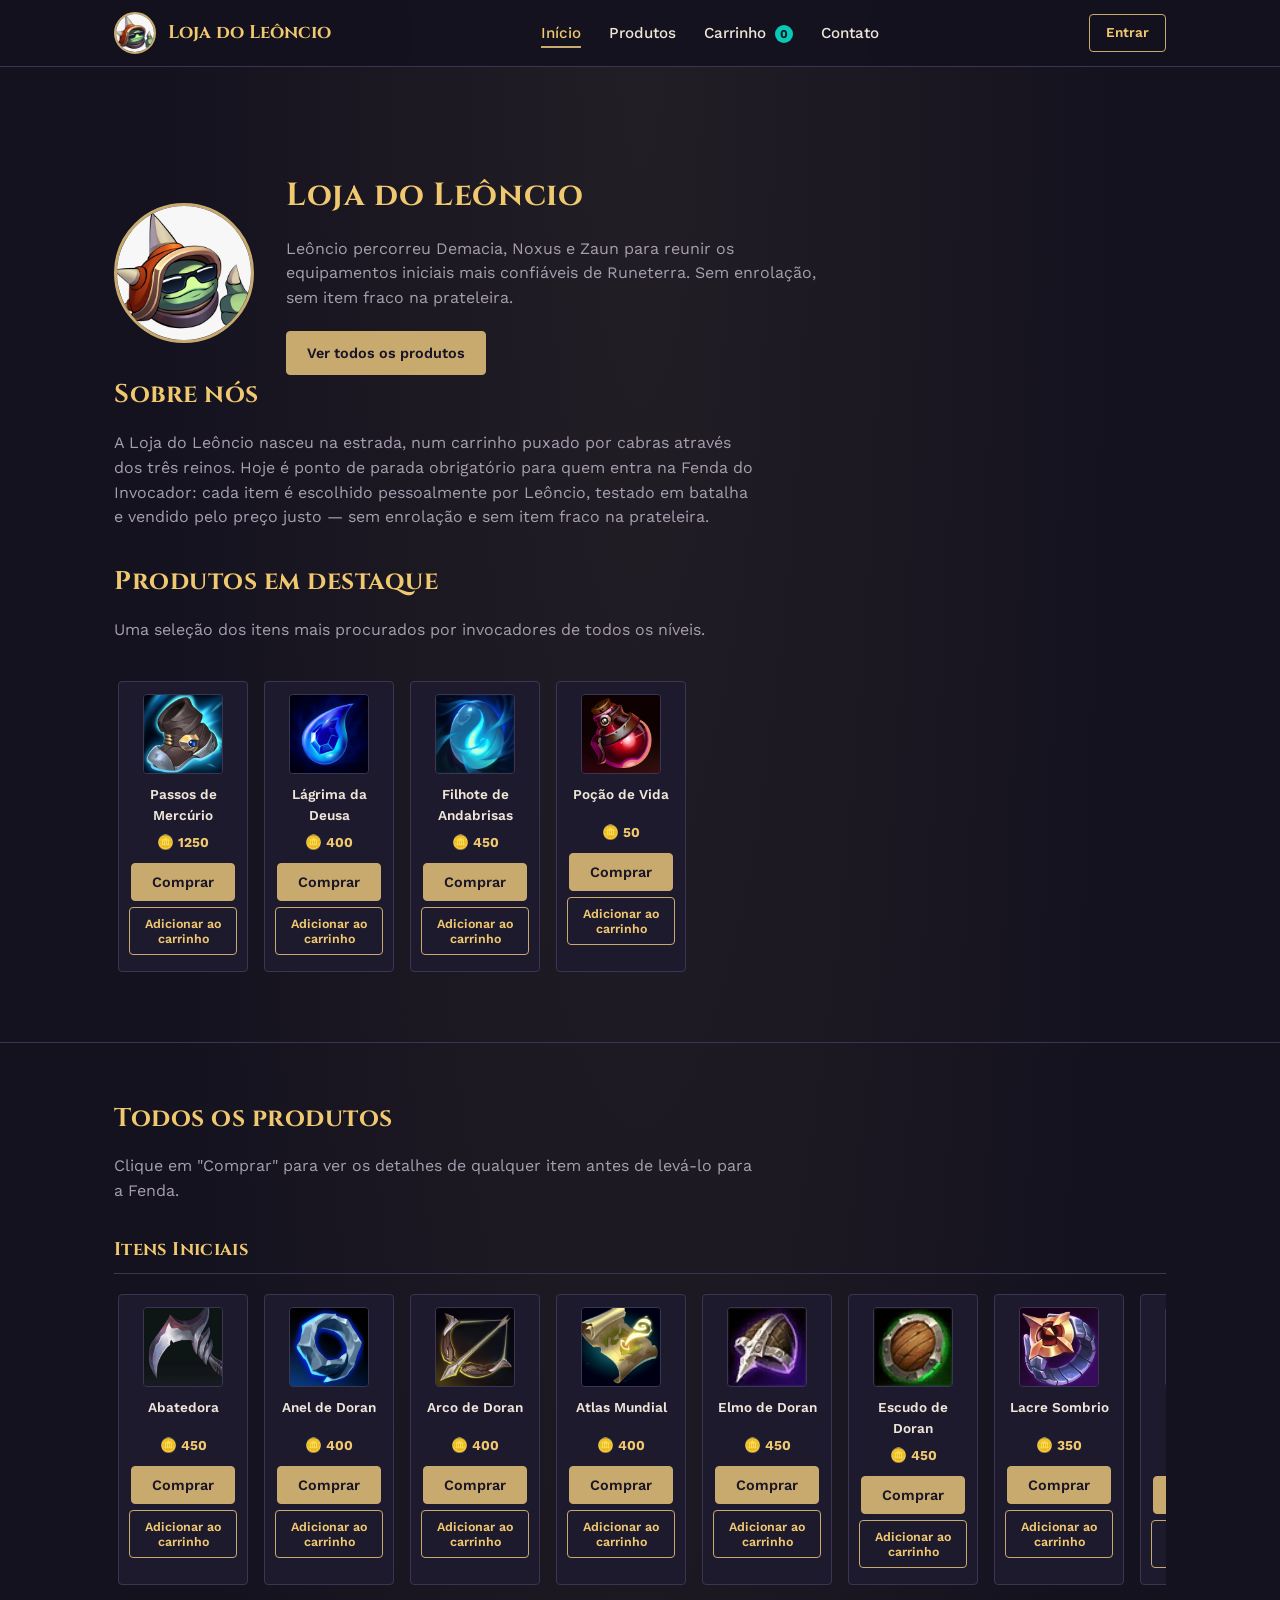
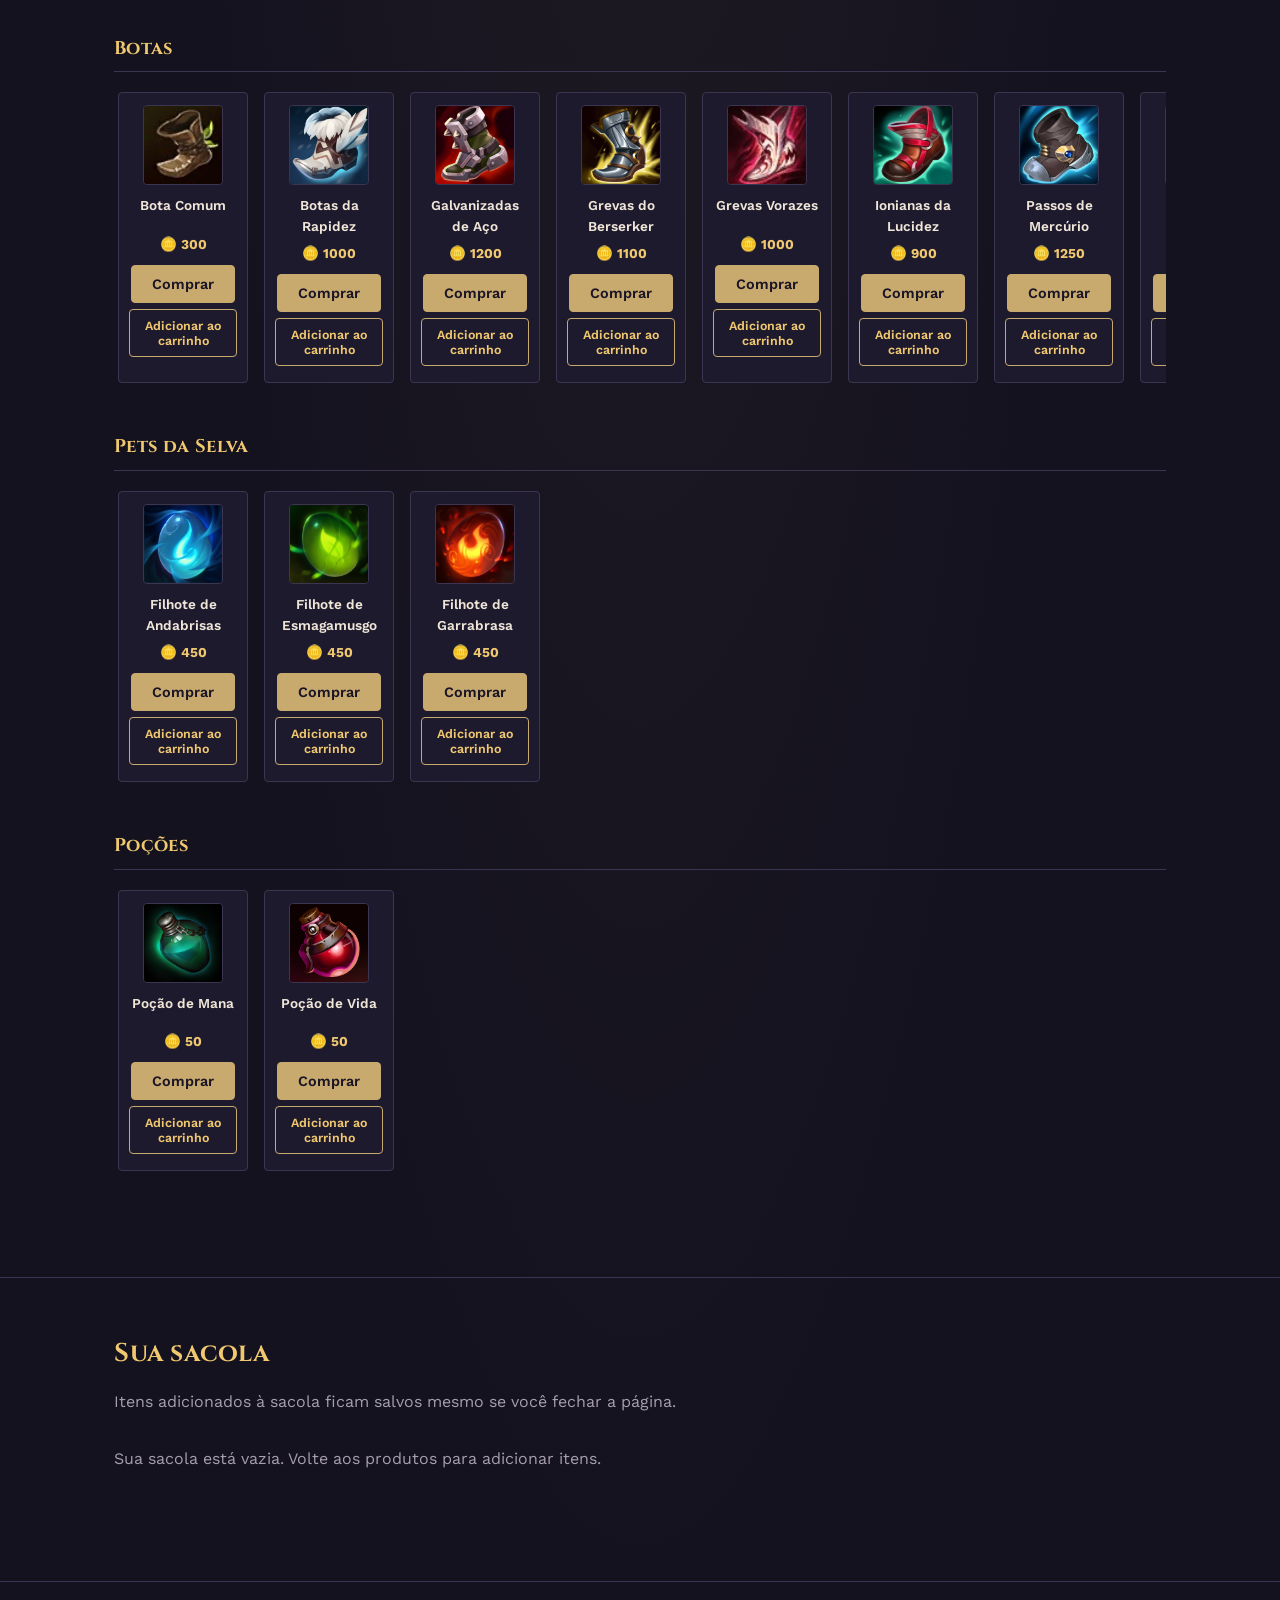
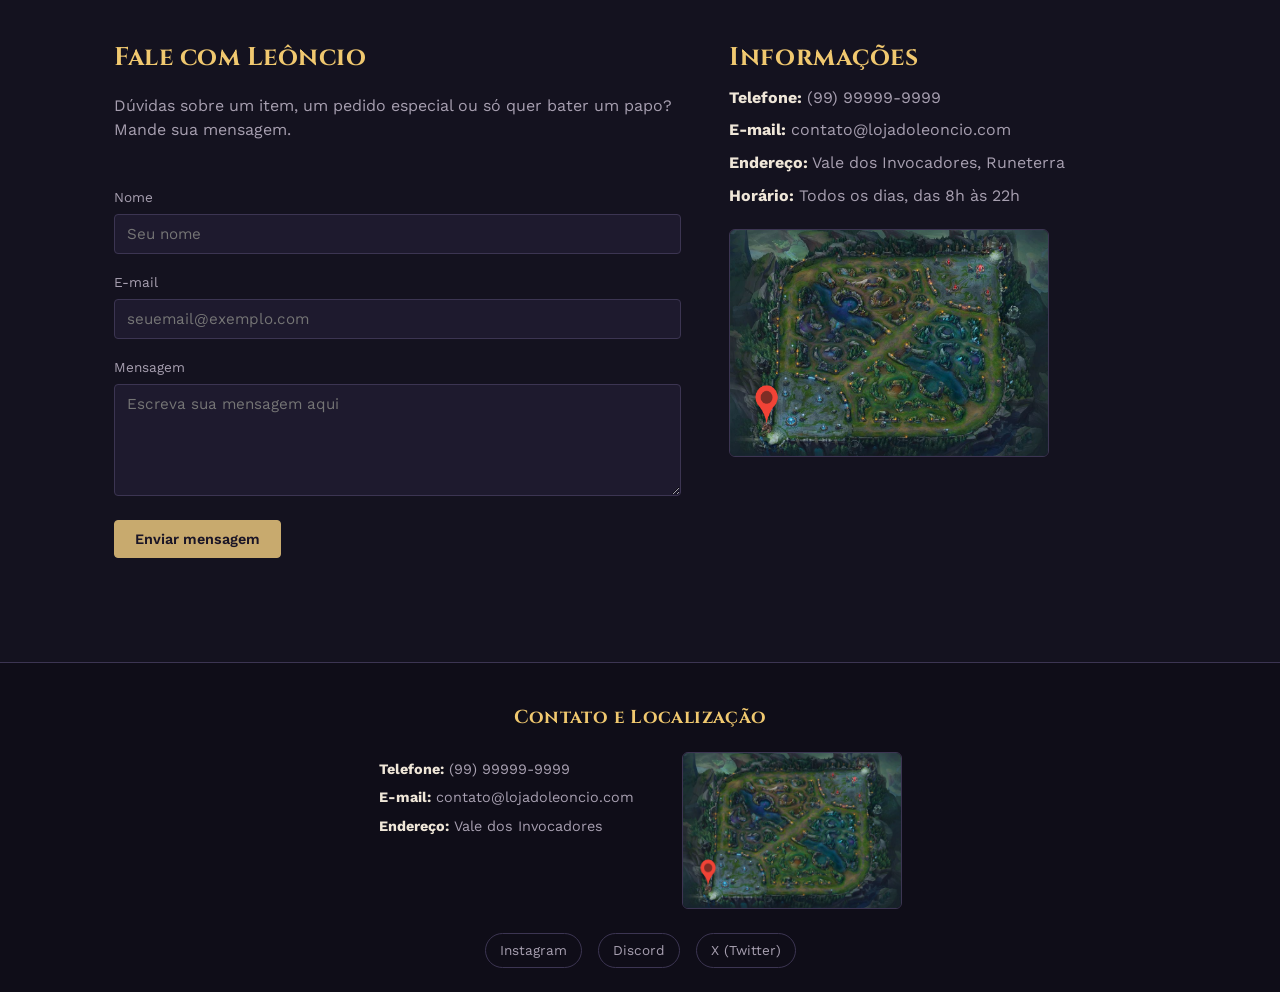
<file: index.html>
<!DOCTYPE html>
<html lang="pt-Br">
<head>
  <meta charset="UTF-8">
  <meta name="viewport" content="width=device-width, initial-scale=1.0">
  <title>Loja do Leôncio</title>
  <link rel="stylesheet" href="style.css">
</head>
<body>

  <header class="site-header">
    <div class="container">
      <a href="#inicio" class="logo-lockup">
        <img src="imgs/Loja.jpg" alt="Logotipo da Loja do Leôncio">
        <span>Loja do Leôncio</span>
      </a>
      <nav class="main-nav" id="main-nav">
        <ul>
          <li><a href="#inicio" class="ativo">Início</a></li>
          <li><a href="#produtos">Produtos</a></li>
          <li><a href="#carrinho">Carrinho <span id="carrinho-contador" class="carrinho-contador">0</span></a></li>
          <li id="item-pedidos" hidden><a href="#pedidos">Meus pedidos</a></li>
          <li><a href="#contato">Contato</a></li>
        </ul>
      </nav>
      <div class="usuario-area">
        <span class="saldo-moedas" id="saldo-moedas" hidden>🪙 0</span>
        <span class="usuario-nome" id="usuario-nome" hidden></span>
        <a href="login.html" class="btn btn-entrar" id="btn-entrar">Entrar</a>
        <button type="button" class="btn btn-sair" id="btn-sair" hidden>Sair</button>
      </div>
      <button id="menu-toggle" class="menu-toggle" aria-label="Abrir menu" aria-expanded="false" aria-controls="main-nav">☰</button>
    </div>
  </header>

  <!-- ===== Início ===== -->
  <section id="inicio">
    <div class="hero">
      <div class="container hero-conteudo">
        <img src="imgs/Loja.jpg" alt="Leôncio, dono da loja" class="imagem-destaque">
        <div>
          <h1>Loja do Leôncio</h1>
          <p>Leôncio percorreu Demacia, Noxus e Zaun para reunir os equipamentos iniciais mais confiáveis de Runeterra. Sem enrolação, sem item fraco na prateleira.</p>
          <a href="#produtos" class="btn btn-primary">Ver todos os produtos</a>
        </div>
      </div>
    </div>

    <div class="container">
      <h2 class="section-titulo">Sobre nós</h2>
      <p class="section-intro">
        A Loja do Leôncio nasceu na estrada, num carrinho puxado por cabras através dos três reinos.
        Hoje é ponto de parada obrigatório para quem entra na Fenda do Invocador: cada item é escolhido
        pessoalmente por Leôncio, testado em batalha e vendido pelo preço justo — sem enrolação e sem
        item fraco na prateleira.
      </p>

      <h2 class="section-titulo">Produtos em destaque</h2>
      <p class="section-intro">Uma seleção dos itens mais procurados por invocadores de todos os níveis.</p>
      <div class="Trilho" id="produtos-destaque">
        <div class="item" data-id="passos-de-mercurio" data-nome="Passos de Mercúrio" data-categoria="Botas" data-preco="1250" data-descricao="Forjadas em Piltover, reduzem efeitos de controle e protegem contra magia." data-disponibilidade="Em estoque" data-avaliacao="4.9" data-num-avaliacoes="123">
          <img src="imgs/Mercurio.jpeg" alt="Passos de Mercúrio">
          <h5>Passos de Mercúrio</h5>
          <p class="preco">1250</p>
          <button class="btn btn-primary btn-comprar" data-id="passos-de-mercurio">Comprar</button>
          <button class="btn btn-add-carrinho" data-id="passos-de-mercurio">Adicionar ao carrinho</button>
        </div>
        <div class="item" data-id="lagrima-da-deusa" data-nome="Lágrima da Deusa" data-categoria="Itens Iniciais" data-preco="400" data-descricao="Uma relíquia rara que converte o uso de habilidades em recurso mágico permanente." data-disponibilidade="Em estoque" data-avaliacao="4.9" data-num-avaliacoes="123">
          <img src="imgs/Lagrima.jpeg" alt="Lágrima da Deusa">
          <h5>Lágrima da Deusa</h5>
          <p class="preco">400</p>
          <button class="btn btn-primary btn-comprar" data-id="lagrima-da-deusa">Comprar</button>
          <button class="btn btn-add-carrinho" data-id="lagrima-da-deusa">Adicionar ao carrinho</button>
        </div>
        <div class="item" data-id="filhote-de-andabrisas" data-nome="Filhote de Andabrisas" data-categoria="Pets da Selva" data-preco="450" data-descricao="Um companheiro alado dócil que acompanha o invocador em suas incursões pela selva." data-disponibilidade="Estoque limitado" data-avaliacao="4.9" data-num-avaliacoes="123">
          <img src="imgs/Brisa.jpeg" alt="Filhote de Andabrisas">
          <h5>Filhote de Andabrisas</h5>
          <p class="preco">450</p>
          <button class="btn btn-primary btn-comprar" data-id="filhote-de-andabrisas">Comprar</button>
          <button class="btn btn-add-carrinho" data-id="filhote-de-andabrisas">Adicionar ao carrinho</button>
        </div>
        <div class="item" data-id="pocao-de-vida" data-nome="Poção de Vida" data-categoria="Poções" data-preco="50" data-descricao="Restaura uma quantidade de vida ao longo de alguns segundos. Nunca saia da loja sem uma." data-disponibilidade="Em estoque" data-avaliacao="4.9" data-num-avaliacoes="123">
          <img src="imgs/PotVida.webp" alt="Poção de Vida">
          <h5>Poção de Vida</h5>
          <p class="preco">50</p>
          <button class="btn btn-primary btn-comprar" data-id="pocao-de-vida">Comprar</button>
          <button class="btn btn-add-carrinho" data-id="pocao-de-vida">Adicionar ao carrinho</button>
        </div>
      </div>
    </div>
  </section>

  <!-- ===== Produtos ===== -->
  <section id="produtos">
    <div class="container">
      <h2 class="section-titulo">Todos os produtos</h2>
      <p class="section-intro">Clique em "Comprar" para ver os detalhes de qualquer item antes de levá-lo para a Fenda.</p>
      <div id="catalogo-produtos">
      <div class="catalogo-bloco">
        <h3>Itens Iniciais</h3>
        <div class="Trilho">
          <div class="item" data-id="abatedora" data-nome="Abatedora" data-categoria="Itens Iniciais" data-preco="450" data-descricao="Uma lâmina simples, mas afiada o bastante para abrir vantagem nos primeiros minutos de luta." data-disponibilidade="Em estoque" data-avaliacao="4.9" data-num-avaliacoes="123">
            <img src="imgs/Abatedora.webp" alt="Abatedora">
            <h5>Abatedora</h5>
            <p class="preco">450</p>
            <button class="btn btn-primary btn-comprar" data-id="abatedora">Comprar</button>
            <button class="btn btn-add-carrinho" data-id="abatedora">Adicionar ao carrinho</button>
          </div>
          <div class="item" data-id="anel-de-doran" data-nome="Anel de Doran" data-categoria="Itens Iniciais" data-preco="400" data-descricao="Um anel modesto que canaliza poder mágico contínuo para conjuradores em início de partida." data-disponibilidade="Em estoque" data-avaliacao="4.9" data-num-avaliacoes="123">
            <img src="imgs/Anel.jpeg" alt="Anel de Doran">
            <h5>Anel de Doran</h5>
            <p class="preco">400</p>
            <button class="btn btn-primary btn-comprar" data-id="anel-de-doran">Comprar</button>
            <button class="btn btn-add-carrinho" data-id="anel-de-doran">Adicionar ao carrinho</button>
          </div>
          <div class="item" data-id="arco-de-doran" data-nome="Arco de Doran" data-categoria="Itens Iniciais" data-preco="400" data-descricao="Reforça o ataque à distância, ideal para atiradores que buscam pressão constante na rota." data-disponibilidade="Em estoque" data-avaliacao="4.9" data-num-avaliacoes="123">
            <img src="imgs/Arco.jpeg" alt="Arco de Doran">
            <h5>Arco de Doran</h5>
            <p class="preco">400</p>
            <button class="btn btn-primary btn-comprar" data-id="arco-de-doran">Comprar</button>
            <button class="btn btn-add-carrinho" data-id="arco-de-doran">Adicionar ao carrinho</button>
          </div>
          <div class="item" data-id="atlas-mundial" data-nome="Atlas Mundial" data-categoria="Itens Iniciais" data-preco="400" data-descricao="Um mapa antigo de Runeterra que revela caminhos e recompensa exploração pela selva." data-disponibilidade="Em estoque" data-avaliacao="4.9" data-num-avaliacoes="123">
            <img src="imgs/Mapinha.jpeg" alt="Atlas Mundial">
            <h5>Atlas Mundial</h5>
            <p class="preco">400</p>
            <button class="btn btn-primary btn-comprar" data-id="atlas-mundial">Comprar</button>
            <button class="btn btn-add-carrinho" data-id="atlas-mundial">Adicionar ao carrinho</button>
          </div>
          <div class="item" data-id="elmo-de-doran" data-nome="Elmo de Doran" data-categoria="Itens Iniciais" data-preco="450" data-descricao="Proteção extra para quem pretende iniciar as lutas em vez de apenas sobreviver a elas." data-disponibilidade="Em estoque" data-avaliacao="4.9" data-num-avaliacoes="123">
            <img src="imgs/Elmo.jpeg" alt="Elmo de Doran">
            <h5>Elmo de Doran</h5>
            <p class="preco">450</p>
            <button class="btn btn-primary btn-comprar" data-id="elmo-de-doran">Comprar</button>
            <button class="btn btn-add-carrinho" data-id="elmo-de-doran">Adicionar ao carrinho</button>
          </div>
          <div class="item" data-id="escudo-de-doran" data-nome="Escudo de Doran" data-categoria="Itens Iniciais" data-preco="450" data-descricao="Um escudo robusto que regenera vida com o tempo, perfeito para rotas de troca intensa." data-disponibilidade="Em estoque" data-avaliacao="4.9" data-num-avaliacoes="123">
            <img src="imgs/Escudo.jpeg" alt="Escudo de Doran">
            <h5>Escudo de Doran</h5>
            <p class="preco">450</p>
            <button class="btn btn-primary btn-comprar" data-id="escudo-de-doran">Comprar</button>
            <button class="btn btn-add-carrinho" data-id="escudo-de-doran">Adicionar ao carrinho</button>
          </div>
          <div class="item" data-id="lacre-sombrio" data-nome="Lacre Sombrio" data-categoria="Itens Iniciais" data-preco="350" data-descricao="Um artefato sombrio que se fortalece a cada abate, favorecendo jogadores agressivos." data-disponibilidade="Em estoque" data-avaliacao="4.9" data-num-avaliacoes="123">
            <img src="imgs/Lacre.jpeg" alt="Lacre Sombrio">
            <h5>Lacre Sombrio</h5>
            <p class="preco">350</p>
            <button class="btn btn-primary btn-comprar" data-id="lacre-sombrio">Comprar</button>
            <button class="btn btn-add-carrinho" data-id="lacre-sombrio">Adicionar ao carrinho</button>
          </div>
          <div class="item" data-id="lagrima-da-deusa" data-nome="Lágrima da Deusa" data-categoria="Itens Iniciais" data-preco="400" data-descricao="Uma relíquia rara que converte o uso de habilidades em recurso mágico permanente." data-disponibilidade="Em estoque" data-avaliacao="4.9" data-num-avaliacoes="123">
            <img src="imgs/Lagrima.jpeg" alt="Lágrima da Deusa">
            <h5>Lágrima da Deusa</h5>
            <p class="preco">400</p>
            <button class="btn btn-primary btn-comprar" data-id="lagrima-da-deusa">Comprar</button>
            <button class="btn btn-add-carrinho" data-id="lagrima-da-deusa">Adicionar ao carrinho</button>
          </div>
          <div class="item" data-id="lamina-de-doran" data-nome="Lâmina de Doran" data-categoria="Itens Iniciais" data-preco="450" data-descricao="Equilibra dano e resistência, a escolha clássica de duelistas de corpo a corpo." data-disponibilidade="Em estoque" data-avaliacao="4.9" data-num-avaliacoes="123">
            <img src="imgs/Lamina.webp" alt="Lâmina de Doran">
            <h5>Lâmina de Doran</h5>
            <p class="preco">450</p>
            <button class="btn btn-primary btn-comprar" data-id="lamina-de-doran">Comprar</button>
            <button class="btn btn-add-carrinho" data-id="lamina-de-doran">Adicionar ao carrinho</button>
          </div>
        </div>
      </div>
      <div class="catalogo-bloco">
        <h3>Botas</h3>
        <div class="Trilho">
          <div class="item" data-id="bota-comum" data-nome="Bota Comum" data-categoria="Botas" data-preco="300" data-descricao="O primeiro passo de qualquer jornada por Runeterra: velocidade básica de movimento." data-disponibilidade="Em estoque" data-avaliacao="4.9" data-num-avaliacoes="123">
            <img src="imgs/Bota.jpeg" alt="Bota Comum">
            <h5>Bota Comum</h5>
            <p class="preco">300</p>
            <button class="btn btn-primary btn-comprar" data-id="bota-comum">Comprar</button>
            <button class="btn btn-add-carrinho" data-id="bota-comum">Adicionar ao carrinho</button>
          </div>
          <div class="item" data-id="botas-da-rapidez" data-nome="Botas da Rapidez" data-categoria="Botas" data-preco="1000" data-descricao="Couro encantado que garante o maior bônus de velocidade entre todas as botas." data-disponibilidade="Em estoque" data-avaliacao="4.9" data-num-avaliacoes="123">
            <img src="imgs/Rapidez.jpeg" alt="Botas da Rapidez">
            <h5>Botas da Rapidez</h5>
            <p class="preco">1000</p>
            <button class="btn btn-primary btn-comprar" data-id="botas-da-rapidez">Comprar</button>
            <button class="btn btn-add-carrinho" data-id="botas-da-rapidez">Adicionar ao carrinho</button>
          </div>
          <div class="item" data-id="galvanizadas-de-aco" data-nome="Galvanizadas de Aço" data-categoria="Botas" data-preco="1200" data-descricao="Placas reforçadas que absorvem parte do dano físico recebido em combate prolongado." data-disponibilidade="Em estoque" data-avaliacao="4.9" data-num-avaliacoes="123">
            <img src="imgs/Galvanizadas.jpeg" alt="Galvanizadas de Aço">
            <h5>Galvanizadas de Aço</h5>
            <p class="preco">1200</p>
            <button class="btn btn-primary btn-comprar" data-id="galvanizadas-de-aco">Comprar</button>
            <button class="btn btn-add-carrinho" data-id="galvanizadas-de-aco">Adicionar ao carrinho</button>
          </div>
          <div class="item" data-id="grevas-do-berserker" data-nome="Grevas do Berserker" data-categoria="Botas" data-preco="1100" data-descricao="Acelera o ritmo dos ataques, favorito de quem vive do dano físico contínuo." data-disponibilidade="Em estoque" data-avaliacao="4.9" data-num-avaliacoes="123">
            <img src="imgs/Berserker.jpeg" alt="Grevas do Berserker">
            <h5>Grevas do Berserker</h5>
            <p class="preco">1100</p>
            <button class="btn btn-primary btn-comprar" data-id="grevas-do-berserker">Comprar</button>
            <button class="btn btn-add-carrinho" data-id="grevas-do-berserker">Adicionar ao carrinho</button>
          </div>
          <div class="item" data-id="grevas-vorazes" data-nome="Grevas Vorazes" data-categoria="Botas" data-preco="1000" data-descricao="Um upgrade simples e direto que recompensa o abate de monstros e inimigos." data-disponibilidade="Em estoque" data-avaliacao="4.9" data-num-avaliacoes="123">
            <img src="imgs/Vorazes.jpeg" alt="Grevas Vorazes">
            <h5>Grevas Vorazes</h5>
            <p class="preco">1000</p>
            <button class="btn btn-primary btn-comprar" data-id="grevas-vorazes">Comprar</button>
            <button class="btn btn-add-carrinho" data-id="grevas-vorazes">Adicionar ao carrinho</button>
          </div>
          <div class="item" data-id="ionianas-da-lucidez" data-nome="Ionianas da Lucidez" data-categoria="Botas" data-preco="900" data-descricao="Reduz o tempo de espera das habilidades, essencial para conjuradores versáteis." data-disponibilidade="Em estoque" data-avaliacao="4.9" data-num-avaliacoes="123">
            <img src="imgs/Ionianas.jpeg" alt="Ionianas da Lucidez">
            <h5>Ionianas da Lucidez</h5>
            <p class="preco">900</p>
            <button class="btn btn-primary btn-comprar" data-id="ionianas-da-lucidez">Comprar</button>
            <button class="btn btn-add-carrinho" data-id="ionianas-da-lucidez">Adicionar ao carrinho</button>
          </div>
          <div class="item" data-id="passos-de-mercurio" data-nome="Passos de Mercúrio" data-categoria="Botas" data-preco="1250" data-descricao="Forjadas em Piltover, reduzem efeitos de controle e protegem contra magia." data-disponibilidade="Em estoque" data-avaliacao="4.9" data-num-avaliacoes="123">
            <img src="imgs/Mercurio.jpeg" alt="Passos de Mercúrio">
            <h5>Passos de Mercúrio</h5>
            <p class="preco">1250</p>
            <button class="btn btn-primary btn-comprar" data-id="passos-de-mercurio">Comprar</button>
            <button class="btn btn-add-carrinho" data-id="passos-de-mercurio">Adicionar ao carrinho</button>
          </div>
          <div class="item" data-id="sapatos-do-feiticeiro" data-nome="Sapatos do Feiticeiro" data-categoria="Botas" data-preco="1100" data-descricao="Costurados com fios arcanos que ampliam o poder de qualquer magia lançada." data-disponibilidade="Em estoque" data-avaliacao="4.9" data-num-avaliacoes="123">
            <img src="imgs/Feiticeiro.jpeg" alt="Sapatos do Feiticeiro">
            <h5>Sapatos do Feiticeiro</h5>
            <p class="preco">1100</p>
            <button class="btn btn-primary btn-comprar" data-id="sapatos-do-feiticeiro">Comprar</button>
            <button class="btn btn-add-carrinho" data-id="sapatos-do-feiticeiro">Adicionar ao carrinho</button>
          </div>
        </div>
      </div>
      <div class="catalogo-bloco">
        <h3>Pets da Selva</h3>
        <div class="Trilho">
          <div class="item" data-id="filhote-de-andabrisas" data-nome="Filhote de Andabrisas" data-categoria="Pets da Selva" data-preco="450" data-descricao="Um companheiro alado dócil que acompanha o invocador em suas incursões pela selva." data-disponibilidade="Estoque limitado" data-avaliacao="4.9" data-num-avaliacoes="123">
            <img src="imgs/Brisa.jpeg" alt="Filhote de Andabrisas">
            <h5>Filhote de Andabrisas</h5>
            <p class="preco">450</p>
            <button class="btn btn-primary btn-comprar" data-id="filhote-de-andabrisas">Comprar</button>
            <button class="btn btn-add-carrinho" data-id="filhote-de-andabrisas">Adicionar ao carrinho</button>
          </div>
          <div class="item" data-id="filhote-de-esmagamusgo" data-nome="Filhote de Esmagamusgo" data-categoria="Pets da Selva" data-preco="450" data-descricao="Pequeno e resistente, gosta de esmagar tudo o que encontra pelo caminho." data-disponibilidade="Estoque limitado" data-avaliacao="4.9" data-num-avaliacoes="123">
            <img src="imgs/Musgo.jpeg" alt="Filhote de Esmagamusgo">
            <h5>Filhote de Esmagamusgo</h5>
            <p class="preco">450</p>
            <button class="btn btn-primary btn-comprar" data-id="filhote-de-esmagamusgo">Comprar</button>
            <button class="btn btn-add-carrinho" data-id="filhote-de-esmagamusgo">Adicionar ao carrinho</button>
          </div>
          <div class="item" data-id="filhote-de-garrabrasa" data-nome="Filhote de Garrabrasa" data-categoria="Pets da Selva" data-preco="450" data-descricao="Aquecido por brasas internas, ilumina o caminho nos cantos mais escuros da selva." data-disponibilidade="Estoque limitado" data-avaliacao="4.9" data-num-avaliacoes="123">
            <img src="imgs/Brasa.jpeg" alt="Filhote de Garrabrasa">
            <h5>Filhote de Garrabrasa</h5>
            <p class="preco">450</p>
            <button class="btn btn-primary btn-comprar" data-id="filhote-de-garrabrasa">Comprar</button>
            <button class="btn btn-add-carrinho" data-id="filhote-de-garrabrasa">Adicionar ao carrinho</button>
          </div>
        </div>
      </div>
      <div class="catalogo-bloco">
        <h3>Poções</h3>
        <div class="Trilho">
          <div class="item" data-id="pocao-de-mana" data-nome="Poção de Mana" data-categoria="Poções" data-preco="50" data-descricao="Restaura uma quantidade de mana ao longo de alguns segundos. Item básico de sobrevivência." data-disponibilidade="Em estoque" data-avaliacao="4.9" data-num-avaliacoes="123">
            <img src="imgs/PotMana.webp" alt="Poção de Mana">
            <h5>Poção de Mana</h5>
            <p class="preco">50</p>
            <button class="btn btn-primary btn-comprar" data-id="pocao-de-mana">Comprar</button>
            <button class="btn btn-add-carrinho" data-id="pocao-de-mana">Adicionar ao carrinho</button>
          </div>
          <div class="item" data-id="pocao-de-vida" data-nome="Poção de Vida" data-categoria="Poções" data-preco="50" data-descricao="Restaura uma quantidade de vida ao longo de alguns segundos. Nunca saia da loja sem uma." data-disponibilidade="Em estoque" data-avaliacao="4.9" data-num-avaliacoes="123">
            <img src="imgs/PotVida.webp" alt="Poção de Vida">
            <h5>Poção de Vida</h5>
            <p class="preco">50</p>
            <button class="btn btn-primary btn-comprar" data-id="pocao-de-vida">Comprar</button>
            <button class="btn btn-add-carrinho" data-id="pocao-de-vida">Adicionar ao carrinho</button>
          </div>
        </div>
      </div>
      </div>
    </div>
  </section>

  <!-- ===== Detalhes do produto (painel que abre ao clicar em Comprar) ===== -->
  <section id="detalhes">
    <div class="container">
      <a href="#produtos" class="voltar-link">&larr; Voltar aos produtos</a>
      <div class="detalhes-produto" id="detalhes-produto">
        <!-- Preenchido dinamicamente pelo script.js -->
      </div>
    </div>
  </section>

  <!-- ===== Carrinho ===== -->
  <section id="carrinho">
    <div class="container">
      <h2 class="section-titulo">Sua sacola</h2>
      <p class="section-intro">Itens adicionados à sacola ficam salvos mesmo se você fechar a página.</p>
      <div id="carrinho-lista"></div>
      <p class="carrinho-total" id="carrinho-total"></p>
      <button type="button" class="btn btn-primary" id="btn-pagar" hidden>Pagar com moedas</button>
      <p class="status-pagamento" id="status-pagamento" role="status"></p>
    </div>
  </section>

  <!-- ===== Meus pedidos (só aparece para quem está logado) ===== -->
  <section id="pedidos" hidden>
    <div class="container">
      <h2 class="section-titulo">Meus pedidos</h2>
      <p class="section-intro">Histórico das suas compras, guardado na sua conta.</p>
      <div id="pedidos-lista"></div>
    </div>
  </section>

  <!-- ===== Contato ===== -->
  <section id="contato">
    <div class="container contato-grid">
      <div class="contato-formulario">
        <h2 class="section-titulo">Fale com Leôncio</h2>
        <p class="section-intro">Dúvidas sobre um item, um pedido especial ou só quer bater um papo? Mande sua mensagem.</p>

        <form id="form-contato" novalidate>
          <label for="nome">Nome</label>
          <input type="text" id="nome" name="nome" placeholder="Seu nome">

          <label for="email">E-mail</label>
          <input type="email" id="email" name="email" placeholder="seuemail@exemplo.com">

          <label for="mensagem">Mensagem</label>
          <textarea id="mensagem" name="mensagem" rows="5" placeholder="Escreva sua mensagem aqui"></textarea>

          <button type="submit" class="btn btn-primary">Enviar mensagem</button>
          <p id="status-formulario" class="status-formulario" role="status"></p>
        </form>
      </div>

      <div class="contato-info">
        <h2 class="section-titulo">Informações</h2>
        <p><strong>Telefone:</strong> (99) 99999-9999</p>
        <p><strong>E-mail:</strong> contato@lojadoleoncio.com</p>
        <p><strong>Endereço:</strong> Vale dos Invocadores, Runeterra</p>
        <p><strong>Horário:</strong> Todos os dias, das 8h às 22h</p>
        <div class="contato-mapa">
          <img src="imgs/Mapa.png" alt="Mapa de localização da loja">
        </div>
      </div>
    </div>
  </section>

  <footer>
    <div class="container">
      <h3>Contato e Localização</h3>
      <div class="footer-conteudo">
        <div class="footer-contato">
          <p><strong>Telefone:</strong> (99) 99999-9999</p>
          <p><strong>E-mail:</strong> contato@lojadoleoncio.com</p>
          <p><strong>Endereço:</strong> Vale dos Invocadores</p>
        </div>
        <div class="footer-mapa">
          <img src="imgs/Mapa.png" alt="Mapa de localização da loja">
        </div>
      </div>
      <div class="footer-social">
        <a href="#">Instagram</a>
        <a href="#">Discord</a>
        <a href="#">X (Twitter)</a>
      </div>
    </div>
  </footer>

  <script src="api.js"></script>
  <script src="script.js"></script>
</body>
</html>
</file>
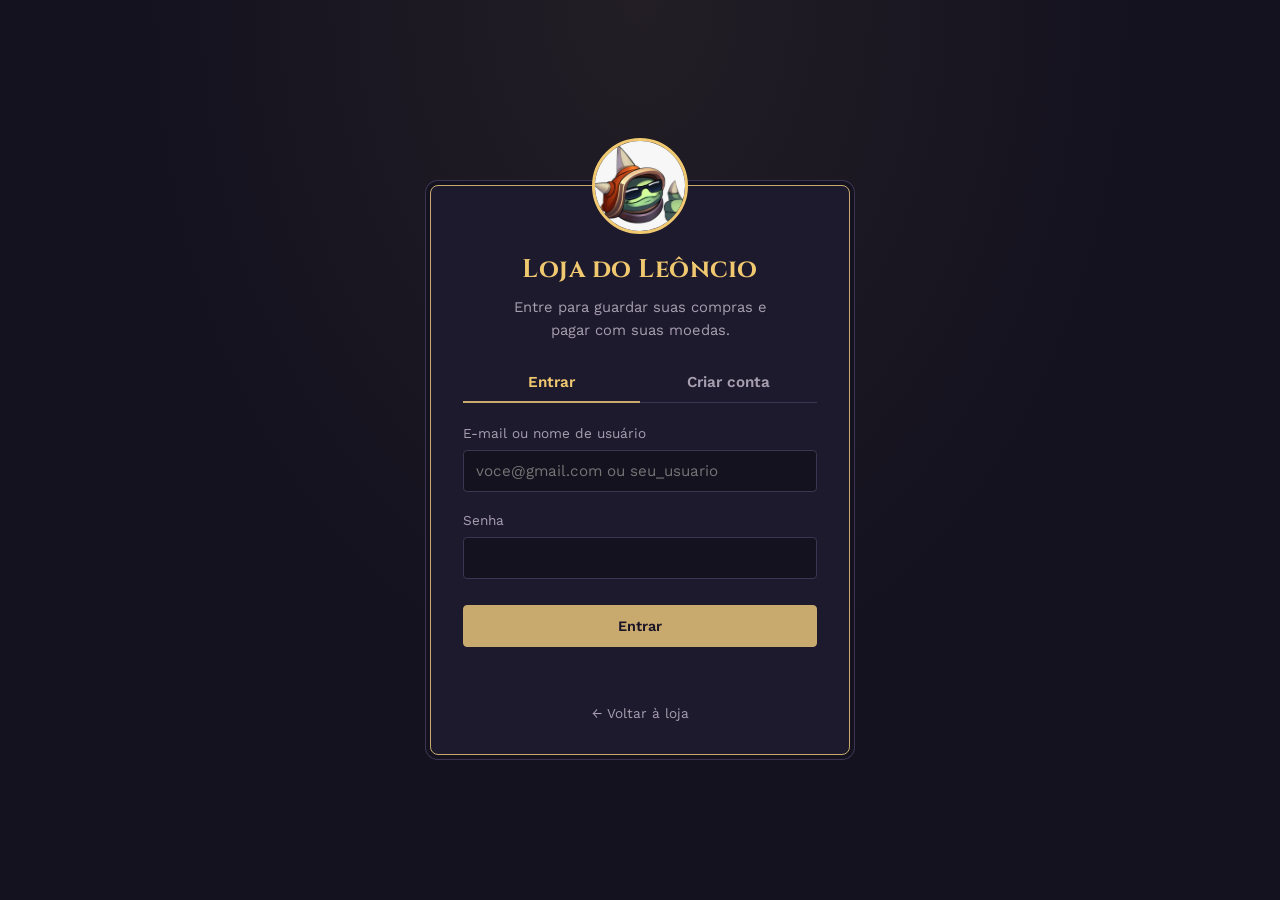
<file: login.html>
<!DOCTYPE html>
<html lang="pt-BR">
<head>
  <meta charset="UTF-8">
  <meta name="viewport" content="width=device-width, initial-scale=1.0">
  <title>Entrar — Loja do Leôncio</title>
  <link rel="stylesheet" href="style.css">
</head>
<body class="pagina-login">

  <main class="login-cartao">
    <a href="index.html" class="login-medalhao" aria-label="Voltar para a loja">
      <img src="imgs/Loja.jpg" alt="Logotipo da Loja do Leôncio">
    </a>

    <h1>Loja do Leôncio</h1>
    <p class="login-subtitulo">Entre para guardar suas compras e pagar com suas moedas.</p>

    <div class="login-abas" role="tablist">
      <button type="button" role="tab" id="aba-entrar" aria-selected="true" aria-controls="form-login">Entrar</button>
      <button type="button" role="tab" id="aba-cadastro" aria-selected="false" aria-controls="form-cadastro">Criar conta</button>
    </div>

    <!-- Entrar: e-mail OU nome de usuário -->
    <form id="form-login" class="login-form" role="tabpanel" aria-labelledby="aba-entrar" novalidate>
      <label for="login-identificador">E-mail ou nome de usuário</label>
      <input type="text" id="login-identificador" autocomplete="username" placeholder="voce@gmail.com ou seu_usuario">

      <label for="login-senha">Senha</label>
      <input type="password" id="login-senha" autocomplete="current-password">

      <button type="submit" class="btn btn-primary">Entrar</button>
    </form>

    <!-- Criar conta -->
    <form id="form-cadastro" class="login-form" role="tabpanel" aria-labelledby="aba-cadastro" hidden novalidate>
      <label for="cadastro-usuario">Nome de usuário</label>
      <input type="text" id="cadastro-usuario" autocomplete="username" maxlength="20" placeholder="3 a 20 letras, números ou _">

      <label for="cadastro-email">E-mail</label>
      <input type="email" id="cadastro-email" autocomplete="email" placeholder="voce@gmail.com">

      <label for="cadastro-senha">Senha</label>
      <input type="password" id="cadastro-senha" autocomplete="new-password" placeholder="Mínimo de 8 caracteres">

      <label for="cadastro-senha2">Repita a senha</label>
      <input type="password" id="cadastro-senha2" autocomplete="new-password">

      <button type="submit" class="btn btn-primary">Criar conta e ganhar 🪙 1300</button>
    </form>

    <p id="login-status" class="status-formulario" role="status"></p>
    <a href="index.html" class="login-voltar">&larr; Voltar à loja</a>
  </main>

  <script src="api.js"></script>
  <script src="login.js"></script>
</body>
</html>
</file>
<file: style.css>
@import url('https://fonts.googleapis.com/css2?family=Cinzel:wght@500;700&family=Work+Sans:wght@400;500;600&display=swap');

/* Tokens */
:root {
  --bg: #14121f;
  --surface: #1e1a2e;
  --border: #3c3552;
  --gold: #c8aa6e;
  --gold-bright: #f0c86f;
  --teal: #0ac8b9;
  --text: #efe6d8;
  --text-muted: #a79fb0;
  --radius: 4px;
  --max-width: 1100px;
}

* { box-sizing: border-box; }

html { scroll-behavior: smooth; }

body {
  margin: 0;
  background: var(--bg);
  background-image: radial-gradient(ellipse at top, rgba(200, 170, 110, 0.08), transparent 55%);
  color: var(--text);
  font-family: 'Work Sans', sans-serif;
  line-height: 1.55;
}

h1, h2, h3, h4 {
  font-family: 'Cinzel', serif;
  font-weight: 700;
  letter-spacing: 0.02em;
  color: var(--gold-bright);
  margin: 0 0 0.6em;
}

a { color: var(--teal); }
img { max-width: 100%; display: block; }

.container {
  max-width: var(--max-width);
  margin: 0 auto;
  padding: 0 24px;
}

/* Header Nav */
.site-header {
  position: sticky;
  top: 0;
  z-index: 50;
  background: rgba(20, 18, 31, 0.92);
  backdrop-filter: blur(6px);
  border-bottom: 1px solid var(--border);
}

.site-header .container {
  display: flex;
  align-items: center;
  justify-content: space-between;
  gap: 16px;
  padding-top: 12px;
  padding-bottom: 12px;
}

.logo-lockup {
  display: flex;
  align-items: center;
  gap: 12px;
  text-decoration: none;
}

.logo-lockup img {
  width: 42px;
  height: 42px;
  border-radius: 50%;
  border: 2px solid var(--gold);
  object-fit: cover;
}

.logo-lockup span {
  font-family: 'Cinzel', serif;
  font-weight: 700;
  font-size: 1.15rem;
  color: var(--gold-bright);
}

.main-nav ul {
  list-style: none;
  display: flex;
  gap: 28px;
  margin: 0;
  padding: 0;
}

.main-nav a {
  text-decoration: none;
  color: var(--text);
  font-weight: 500;
  font-size: 0.95rem;
  padding-bottom: 4px;
  border-bottom: 2px solid transparent;
  transition: border-color 0.2s, color 0.2s;
  cursor: pointer;
}

.main-nav a:hover,
.main-nav a.ativo {
  color: var(--gold-bright);
  border-color: var(--gold);
}

.saldo-moedas {
  background: linear-gradient(180deg, var(--gold-bright), var(--gold));
  color: #241c0d;
  font-weight: 700;
  font-size: 0.9rem;
  padding: 7px 14px;
  border-radius: 999px;
  white-space: nowrap;
}

.carrinho-contador {
  display: inline-block;
  min-width: 1.4em;
  padding: 0 5px;
  margin-left: 4px;
  border-radius: 999px;
  background: var(--teal);
  color: #0a1f1d;
  font-size: 0.75rem;
  font-weight: 700;
  text-align: center;
}

/* Menu responsivo */
.menu-toggle {
  display: none;
  background: none;
  border: 1px solid var(--border);
  border-radius: var(--radius);
  color: var(--text);
  font-size: 1.3rem;
  line-height: 1;
  padding: 6px 10px;
  cursor: pointer;
}

.menu-toggle:hover { border-color: var(--gold); color: var(--gold-bright); }

/* Buttons */
.btn {
  display: inline-block;
  font-family: 'Work Sans', sans-serif;
  font-weight: 600;
  font-size: 0.9rem;
  padding: 10px 20px;
  border-radius: var(--radius);
  border: 1px solid var(--gold);
  background: transparent;
  color: var(--gold-bright);
  text-decoration: none;
  cursor: pointer;
  transition: background 0.2s, color 0.2s;
}

.btn:hover { background: var(--gold); color: #1a1526; }

.btn-primary { background: var(--gold); color: #1a1526; }
.btn-primary:hover { background: var(--gold-bright); }

/* Sections */
section {
  padding: 56px 0;
  border-bottom: 1px solid var(--border);
  scroll-margin-top: 80px;
}

section:last-of-type { border-bottom: none; }

.section-titulo { font-size: 1.6rem; margin-bottom: 8px; }

.section-intro {
  color: var(--text-muted);
  max-width: 640px;
  margin-bottom: 32px;
}

/* Hero (Início) */
.hero { padding-top: 48px; }

.hero-conteudo {
  display: flex;
  align-items: center;
  gap: 32px;
}

.hero-conteudo .imagem-destaque {
  width: 140px;
  height: 140px;
  object-fit: cover;
  border-radius: 50%;
  border: 3px solid var(--gold);
  flex-shrink: 0;
}

.hero-conteudo h1 { font-size: 2rem; margin-bottom: 12px; }

.hero-conteudo p {
  color: var(--text-muted);
  max-width: 55ch;
  margin-bottom: 20px;
}

/* Product cards  trilhos */
.Trilho {
  display: flex;
  overflow-x: auto;
  gap: 16px;
  padding: 6px 4px 14px;
}

.item {
  flex: 0 0 auto;
  width: 130px;
  text-align: center;
  border: 1px solid var(--border);
  border-radius: var(--radius);
  padding: 12px 10px 16px;
  background: var(--surface);
  transition: transform 0.2s, border-color 0.2s;
}

.item:hover { transform: translateY(-3px); border-color: var(--gold); }

.item img {
  width: 80px;
  height: 80px;
  object-fit: cover;
  margin: 0 auto 10px;
  border-radius: var(--radius);
  border: 1px solid var(--border);
}

.item h5 {
  margin: 0 0 6px;
  font-size: 0.85rem;
  font-family: 'Work Sans', sans-serif;
  font-weight: 600;
  color: var(--text);
  min-height: 2.4em;
}

.item .preco {
  color: var(--gold-bright);
  font-weight: 700;
  font-size: 0.85rem;
  margin: 0 0 10px;
}

.item .preco::before { content: '🪙 '; }

.item .btn-add-carrinho {
  display: block;
  width: 100%;
  margin-top: 6px;
  padding: 8px 6px;
  font-size: 0.78rem;
}

.catalogo-bloco { margin-bottom: 36px; }

.catalogo-bloco h3 {
  font-size: 1.15rem;
  margin-bottom: 14px;
  padding-bottom: 8px;
  border-bottom: 1px solid var(--border);
}

/* Detalhes do produto */
#detalhes { display: none; }
#detalhes.visivel { display: block; }

.voltar-link {
  display: inline-block;
  margin-bottom: 24px;
  font-size: 0.9rem;
  color: var(--text-muted);
  text-decoration: none;
  cursor: pointer;
}

.voltar-link:hover { color: var(--gold-bright); }

.detalhes-produto {
  display: grid;
  grid-template-columns: 320px 1fr;
  gap: 40px;
  align-items: start;
}

.detalhes-imagem img {
  width: 100%;
  border-radius: 8px;
  border: 1px solid var(--border);
  background: var(--surface);
  padding: 24px;
}

.detalhes-categoria { color: var(--teal); font-size: 0.85rem; margin-bottom: 6px; }
.detalhes-info h1 { font-size: 1.9rem; margin-bottom: 10px; }

.detalhes-avaliacao { color: var(--gold-bright); margin-bottom: 18px; }
.detalhes-avaliacao span { color: var(--text-muted); font-size: 0.85rem; margin-left: 6px; }

.detalhes-descricao { color: var(--text-muted); max-width: 60ch; margin-bottom: 20px; }

.detalhes-preco { font-size: 1.4rem; font-weight: 700; color: var(--gold-bright); margin-bottom: 4px; }
.detalhes-disponibilidade { color: var(--teal); font-size: 0.9rem; margin-bottom: 20px; }
.detalhes-confirmacao { margin-top: 14px; color: var(--teal); font-size: 0.9rem; }

/* Carrinho */
.carrinho-item {
  display: flex;
  align-items: center;
  gap: 16px;
  padding: 14px 0;
  border-bottom: 1px solid var(--border);
}

.carrinho-item img {
  width: 56px;
  height: 56px;
  object-fit: cover;
  border-radius: var(--radius);
  border: 1px solid var(--border);
  flex-shrink: 0;
}

.carrinho-item-info { flex: 1; }
.carrinho-item-info h4 { margin: 0 0 4px; font-size: 1rem; }
.carrinho-item-info p { margin: 0; color: var(--gold-bright); font-weight: 700; font-size: 0.9rem; }

.btn-remover-item {
  background: transparent;
  border: 1px solid var(--border);
  color: var(--text-muted);
  border-radius: var(--radius);
  padding: 6px 12px;
  font-size: 0.85rem;
  cursor: pointer;
}

.btn-remover-item:hover { border-color: #e2726a; color: #e2726a; }

.carrinho-vazio { color: var(--text-muted); }

.carrinho-total {
  margin-top: 20px;
  font-size: 1.2rem;
  font-weight: 700;
  color: var(--gold-bright);
}

/* Contato */
.contato-grid {
  display: grid;
  grid-template-columns: 1.3fr 1fr;
  gap: 48px;
}

#form-contato { display: flex; flex-direction: column; gap: 6px; }

#form-contato label { font-size: 0.85rem; color: var(--text-muted); margin-top: 12px; }

#form-contato input,
#form-contato textarea {
  font-family: 'Work Sans', sans-serif;
  background: var(--surface);
  border: 1px solid var(--border);
  border-radius: var(--radius);
  padding: 10px 12px;
  color: var(--text);
  font-size: 0.95rem;
  resize: vertical;
}

#form-contato input:focus,
#form-contato textarea:focus {
  outline: 2px solid var(--gold);
  outline-offset: 1px;
}

#form-contato button { margin-top: 18px; align-self: flex-start; }

.status-formulario { font-size: 0.9rem; margin-top: 10px; min-height: 1.2em; }
.status-formulario.sucesso { color: var(--teal); }
.status-formulario.erro { color: #e2726a; }

.contato-info p { margin: 8px 0; color: var(--text-muted); }
.contato-info strong { color: var(--text); }

.contato-mapa { margin-top: 20px; }
.contato-mapa img {
  width: 100%;
  max-width: 320px;
  border-radius: 6px;
  border: 1px solid var(--border);
}

/* Footer */
footer {
  background: #0f0d18;
  color: var(--text-muted);
  padding: 40px 0 24px;
  border-top: 1px solid var(--border);
}

footer h3 { color: var(--gold-bright); text-align: center; }

.footer-conteudo {
  display: flex;
  justify-content: center;
  align-items: flex-start;
  gap: 48px;
  flex-wrap: wrap;
  margin-top: 20px;
}

.footer-contato p { margin: 6px 0; font-size: 0.9rem; }
.footer-contato strong { color: var(--text); }

.footer-mapa img {
  width: 220px;
  height: auto;
  border-radius: 6px;
  border: 1px solid var(--border);
}

.footer-social {
  display: flex;
  gap: 16px;
  justify-content: center;
  margin-top: 24px;
}

.footer-social a {
  color: var(--text-muted);
  text-decoration: none;
  font-size: 0.85rem;
  border: 1px solid var(--border);
  padding: 6px 14px;
  border-radius: 999px;
  transition: border-color 0.2s, color 0.2s;
}

.footer-social a:hover { border-color: var(--gold); color: var(--gold-bright); }

/* Responsive */
@media (max-width: 720px) {
  .contato-grid { grid-template-columns: 1fr; }
  .detalhes-produto { grid-template-columns: 1fr; }
}

@media (max-width: 640px) {
  .site-header .container { flex-wrap: wrap; position: relative; }
  .footer-conteudo { gap: 28px; }
  .hero-conteudo { flex-direction: column; text-align: center; }

  .menu-toggle { display: block; order: 3; }

  .main-nav {
    order: 4;
    width: 100%;
    max-height: 0;
    overflow: hidden;
    transition: max-height 0.25s ease;
  }

  .main-nav.aberto { max-height: 260px; }

  .main-nav ul {
    flex-direction: column;
    gap: 4px;
    padding: 12px 0 6px;
  }

  .main-nav a {
    display: block;
    padding: 8px 4px;
  }
}

/* ===== Conta, pagamento e pedidos ===== */
[hidden] { display: none !important; }

.usuario-area { display: flex; align-items: center; gap: 12px; }
.usuario-nome { color: var(--text); font-weight: 500; font-size: 0.9rem; }
.btn-entrar, .btn-sair { padding: 7px 16px; font-size: 0.85rem; }

#btn-pagar { margin-top: 16px; }

.status-pagamento { margin-top: 12px; font-size: 0.95rem; min-height: 1.2em; max-width: 60ch; }
.status-pagamento.sucesso { color: var(--teal); }
.status-pagamento.erro { color: #e2726a; }

.pedido {
  border: 1px solid var(--border);
  border-radius: var(--radius);
  background: var(--surface);
  padding: 14px 18px;
  margin-bottom: 14px;
}

.pedido header { display: flex; flex-wrap: wrap; gap: 8px 20px; align-items: baseline; margin-bottom: 8px; }
.pedido header strong { color: var(--gold-bright); font-family: 'Cinzel', serif; }
.pedido header span { color: var(--text-muted); font-size: 0.85rem; }
.pedido header .pedido-total { margin-left: auto; color: var(--gold-bright); font-weight: 700; }

.pedido ul { list-style: none; margin: 0; padding: 0; }
.pedido li {
  display: flex;
  justify-content: space-between;
  gap: 16px;
  padding: 6px 0;
  border-top: 1px solid var(--border);
  font-size: 0.9rem;
}
.pedido li span { color: var(--gold-bright); white-space: nowrap; }

/* ===== Tela de login ===== */
.pagina-login {
  min-height: 100vh;
  display: flex;
  align-items: center;
  justify-content: center;
  padding: 72px 16px 32px;
}

.login-cartao {
  position: relative;
  width: 100%;
  max-width: 420px;
  padding: 64px 32px 28px;
  background: var(--surface);
  border: 1px solid var(--gold);
  border-radius: 8px;
  text-align: center;
  box-shadow: 0 0 0 4px var(--bg), 0 0 0 5px var(--border);
}

.login-medalhao {
  position: absolute;
  top: -48px;
  left: 50%;
  transform: translateX(-50%);
  border-radius: 50%;
}

.login-medalhao img {
  width: 96px;
  height: 96px;
  object-fit: cover;
  border-radius: 50%;
  border: 3px solid var(--gold-bright);
  background: var(--bg);
}

.login-cartao h1 { font-size: 1.6rem; margin-bottom: 6px; }
.login-subtitulo { color: var(--text-muted); font-size: 0.92rem; margin: 0 auto 22px; max-width: 32ch; }

.login-abas {
  display: grid;
  grid-template-columns: 1fr 1fr;
  border-bottom: 1px solid var(--border);
  margin-bottom: 8px;
}

.login-abas button {
  background: none;
  border: none;
  border-bottom: 2px solid transparent;
  color: var(--text-muted);
  font-family: 'Work Sans', sans-serif;
  font-weight: 600;
  font-size: 0.95rem;
  padding: 10px 0;
  margin-bottom: -1px;
  cursor: pointer;
}

.login-abas button:hover { color: var(--text); }
.login-abas button[aria-selected="true"] { color: var(--gold-bright); border-bottom-color: var(--gold); }

.login-form { display: flex; flex-direction: column; gap: 6px; text-align: left; }
.login-form label { font-size: 0.85rem; color: var(--text-muted); margin-top: 12px; }

.login-form input {
  font-family: 'Work Sans', sans-serif;
  background: var(--bg);
  border: 1px solid var(--border);
  border-radius: var(--radius);
  padding: 11px 12px;
  color: var(--text);
  font-size: 0.95rem;
}

.login-form input:focus { outline: 2px solid var(--gold); outline-offset: 1px; }
.login-form button[type="submit"] { margin-top: 20px; padding: 12px 20px; }
.login-form button[disabled] { opacity: 0.6; cursor: wait; }

.login-cartao .status-formulario { margin-top: 14px; }

.login-voltar {
  display: inline-block;
  margin-top: 10px;
  font-size: 0.85rem;
  color: var(--text-muted);
  text-decoration: none;
}
.login-voltar:hover { color: var(--gold-bright); }

@media (max-width: 640px) {
  .usuario-nome { display: none; }
  .usuario-area { gap: 8px; margin-left: auto; }
}
</file>
